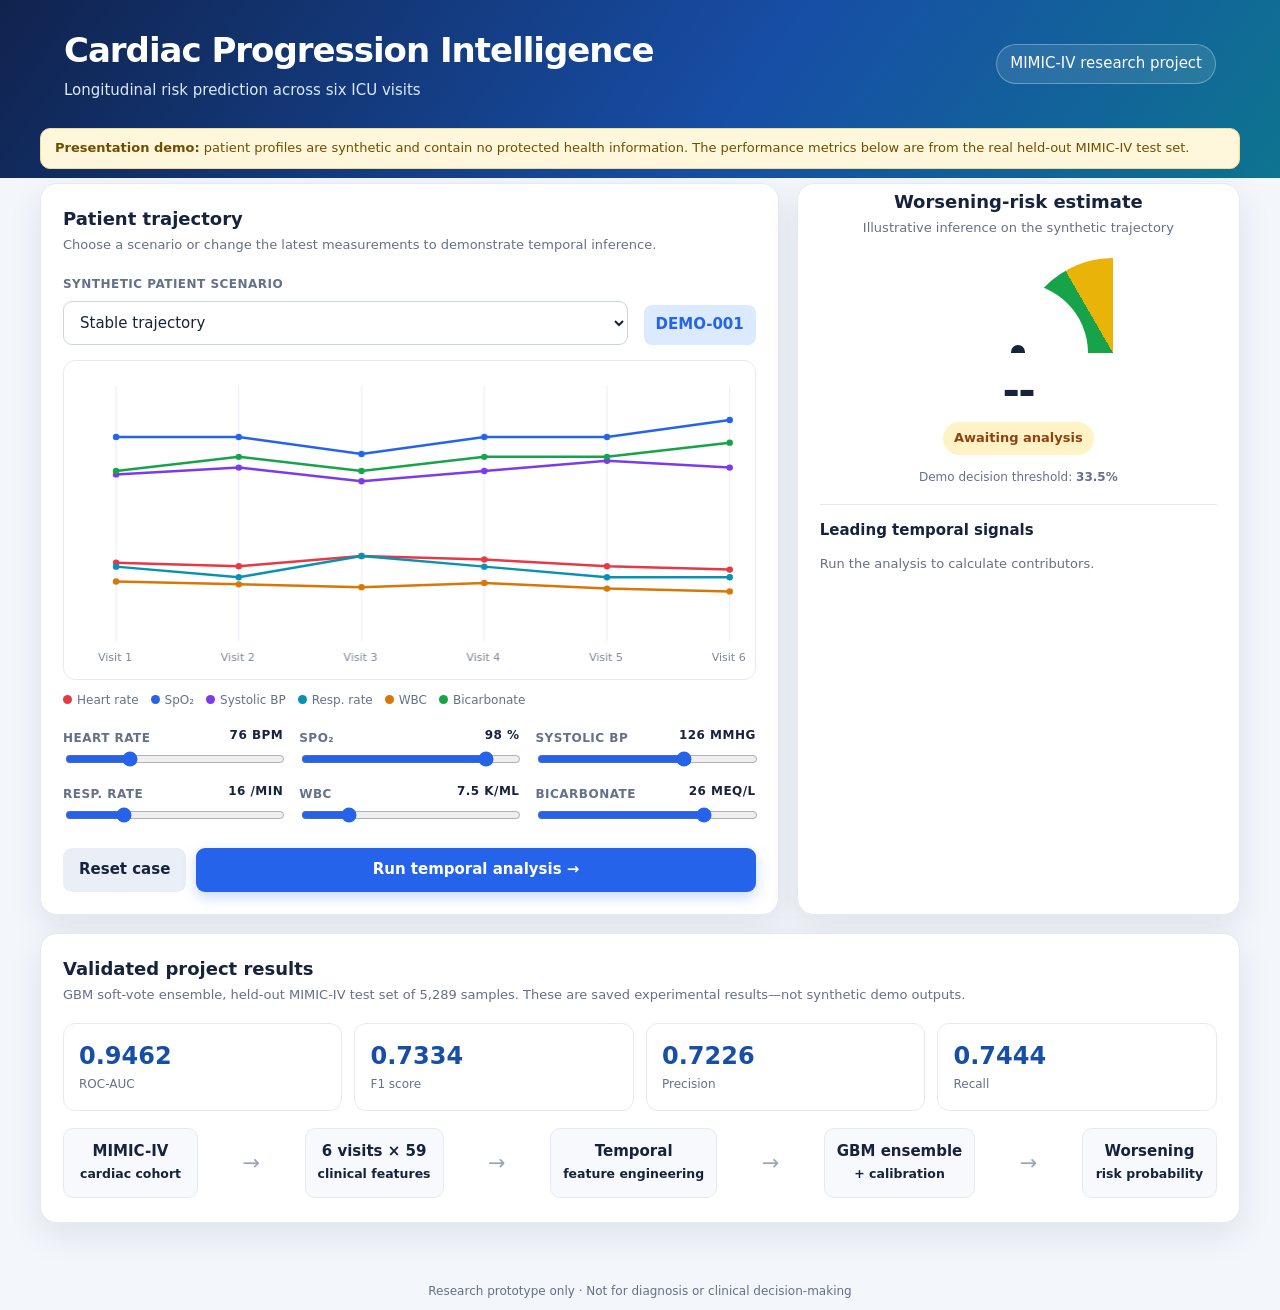
<file: demo/index.html>
<!doctype html>
<html lang="en">
<head>
  <meta charset="utf-8">
  <meta name="viewport" content="width=device-width, initial-scale=1">
  <title>Cardiac Progression Demo</title>
  <style>
    :root {
      --ink: #17233c; --muted: #657089; --line: #e5eaf2; --paper: #fff;
      --bg: #f3f6fb; --blue: #2563eb; --blue2: #dbeafe; --red: #dc3545;
      --amber: #d97706; --green: #15803d; --shadow: 0 12px 35px rgba(20,34,66,.09);
    }
    * { box-sizing: border-box; }
    body { margin: 0; background: var(--bg); color: var(--ink); font: 15px/1.45 Inter, ui-sans-serif, system-ui, -apple-system, sans-serif; }
    header { color: #fff; background: linear-gradient(125deg,#10234e,#174ea6 58%,#0e7490); padding: 26px 5vw 76px; }
    .brand { max-width: 1240px; margin: auto; display: flex; align-items: center; justify-content: space-between; gap: 20px; }
    .brand h1 { margin: 0 0 5px; font-size: clamp(22px,3vw,34px); letter-spacing: -.03em; }
    .brand p { margin: 0; color: #dbe8ff; }
    .badge { border: 1px solid rgba(255,255,255,.3); border-radius: 999px; padding: 8px 13px; white-space: nowrap; background: rgba(255,255,255,.1); }
    main { max-width: 1240px; margin: -50px auto 50px; padding: 0 20px; }
    .notice { padding: 10px 14px; border-radius: 10px; margin-bottom: 14px; background: #fff7dc; color: #704e00; border: 1px solid #f5dd8b; font-size: 13px; }
    .grid { display: grid; grid-template-columns: 1.5fr .9fr; gap: 18px; }
    .card { background: var(--paper); border: 1px solid var(--line); border-radius: 17px; box-shadow: var(--shadow); padding: 22px; }
    .card h2 { margin: 0 0 4px; font-size: 18px; }
    .sub { color: var(--muted); font-size: 13px; margin-bottom: 18px; }
    label { color: var(--muted); font-size: 12px; font-weight: 700; letter-spacing: .04em; text-transform: uppercase; }
    select, button { font: inherit; }
    select { width: 100%; padding: 11px 12px; margin-top: 6px; border: 1px solid #ccd4e2; border-radius: 9px; background: #fff; color: var(--ink); }
    .patient-head { display: grid; grid-template-columns: 1fr auto; gap: 16px; align-items: end; }
    .patient-tag { color: var(--blue); background: var(--blue2); border-radius: 8px; padding: 9px 12px; font-weight: 700; }
    .chart-wrap { height: 320px; margin-top: 15px; border: 1px solid var(--line); border-radius: 12px; padding: 10px; }
    canvas { width: 100%; height: 100%; }
    .legend { display:flex; flex-wrap:wrap; gap:12px; margin-top:12px; color:var(--muted); font-size:12px; }
    .legend span::before { content:""; display:inline-block; width:9px; height:9px; border-radius:50%; margin-right:5px; background:var(--c); }
    .controls { display:grid; grid-template-columns:repeat(3,1fr); gap:10px 16px; margin-top:18px; }
    .control output { float:right; color:var(--ink); font-weight:700; }
    input[type=range] { width:100%; accent-color:var(--blue); }
    .actions { display:flex; gap:10px; margin-top:18px; }
    button { border:0; border-radius:9px; padding:11px 16px; cursor:pointer; font-weight:750; }
    .primary { color:#fff; background:var(--blue); flex:1; box-shadow:0 5px 14px rgba(37,99,235,.25); }
    .secondary { color:var(--ink); background:#e9eef7; }
    .score { text-align:center; padding-top: 5px; }
    .gauge { --risk: 0deg; width:190px; height:95px; overflow:hidden; margin:20px auto 8px; position:relative; }
    .gauge::before { content:""; position:absolute; width:190px; height:190px; border-radius:50%; background:conic-gradient(from 270deg,#16a34a 0 60deg,#eab308 60deg 120deg,#dc2626 120deg 180deg,#e9edf4 180deg); }
    .gauge::after { content:""; position:absolute; inset:25px; width:140px; height:140px; border-radius:50%; background:#fff; }
    .needle { position:absolute; z-index:2; width:75px; height:4px; background:var(--ink); left:20px; top:92px; transform-origin:75px 2px; transform:rotate(var(--risk)); transition:transform .7s cubic-bezier(.2,.8,.2,1); border-radius:4px; }
    .needle::after { content:""; position:absolute; width:14px; height:14px; right:-7px; top:-5px; border-radius:50%; background:var(--ink); }
    .prob { font-size:42px; font-weight:800; letter-spacing:-.04em; }
    .result { display:inline-block; padding:7px 11px; border-radius:999px; font-weight:800; font-size:13px; }
    .result.low { color:var(--green); background:#dcfce7; } .result.medium { color:#92400e; background:#fef3c7; } .result.high { color:#991b1b; background:#fee2e2; }
    .threshold { margin:14px 0 18px; color:var(--muted); font-size:12px; }
    .contributors { border-top:1px solid var(--line); padding-top:15px; text-align:left; }
    .contributor { display:grid; grid-template-columns:110px 1fr 34px; gap:8px; align-items:center; margin:9px 0; font-size:12px; }
    .bar { height:8px; background:#edf0f5; border-radius:6px; overflow:hidden; }
    .bar i { display:block; height:100%; background:linear-gradient(90deg,#f59e0b,#ef4444); border-radius:6px; }
    .metrics { display:grid; grid-template-columns:repeat(4,1fr); gap:12px; margin-top:18px; }
    .metric { border:1px solid var(--line); border-radius:12px; padding:15px; }
    .metric b { font-size:24px; display:block; color:#174ea6; }
    .metric span { font-size:12px; color:var(--muted); }
    .full { grid-column:1/-1; }
    .flow { display:flex; align-items:center; justify-content:space-between; gap:8px; padding:17px 0 2px; overflow:auto; }
    .step { min-width:135px; background:#f7f9fd; border:1px solid var(--line); border-radius:10px; padding:12px; text-align:center; font-weight:700; }
    .arrow { color:#9aa5b8; font-size:21px; }
    footer { text-align:center; color:var(--muted); padding:10px; font-size:12px; }
    .pulse { animation:pulse .45s ease; } @keyframes pulse { 50% { transform:scale(1.03); } }
    @media(max-width:850px){ .grid{grid-template-columns:1fr}.controls{grid-template-columns:repeat(2,1fr)}.metrics{grid-template-columns:repeat(2,1fr)}.badge{display:none} }
  </style>
</head>
<body>
<header><div class="brand"><div><h1>Cardiac Progression Intelligence</h1><p>Longitudinal risk prediction across six ICU visits</p></div><div class="badge">MIMIC-IV research project</div></div></header>
<main>
  <div class="notice"><strong>Presentation demo:</strong> patient profiles are synthetic and contain no protected health information. The performance metrics below are from the real held-out MIMIC-IV test set.</div>
  <section class="grid">
    <div class="card">
      <h2>Patient trajectory</h2><div class="sub">Choose a scenario or change the latest measurements to demonstrate temporal inference.</div>
      <div class="patient-head"><div><label for="scenario">Synthetic patient scenario</label><select id="scenario"></select></div><div class="patient-tag" id="caseTag">DEMO-001</div></div>
      <div class="chart-wrap"><canvas id="chart"></canvas></div>
      <div class="legend" id="legend"></div>
      <div class="controls" id="controls"></div>
      <div class="actions"><button class="secondary" id="reset">Reset case</button><button class="primary" id="predict">Run temporal analysis →</button></div>
    </div>
    <aside class="card score" id="scoreCard">
      <h2>Worsening-risk estimate</h2><div class="sub">Illustrative inference on the synthetic trajectory</div>
      <div class="gauge" id="gauge"><div class="needle"></div></div>
      <div class="prob" id="probability">--</div><div><span class="result medium" id="classification">Awaiting analysis</span></div>
      <div class="threshold">Demo decision threshold: <strong>33.5%</strong></div>
      <div class="contributors"><strong>Leading temporal signals</strong><div id="contributors"><p class="sub">Run the analysis to calculate contributors.</p></div></div>
    </aside>
    <div class="card full">
      <h2>Validated project results</h2><div class="sub">GBM soft-vote ensemble, held-out MIMIC-IV test set of 5,289 samples. These are saved experimental results—not synthetic demo outputs.</div>
      <div class="metrics"><div class="metric"><b>0.9462</b><span>ROC-AUC</span></div><div class="metric"><b>0.7334</b><span>F1 score</span></div><div class="metric"><b>0.7226</b><span>Precision</span></div><div class="metric"><b>0.7444</b><span>Recall</span></div></div>
      <div class="flow"><div class="step">MIMIC-IV<br><small>cardiac cohort</small></div><div class="arrow">→</div><div class="step">6 visits × 59<br><small>clinical features</small></div><div class="arrow">→</div><div class="step">Temporal<br><small>feature engineering</small></div><div class="arrow">→</div><div class="step">GBM ensemble<br><small>+ calibration</small></div><div class="arrow">→</div><div class="step">Worsening<br><small>risk probability</small></div></div>
    </div>
  </section>
</main>
<footer>Research prototype only · Not for diagnosis or clinical decision-making</footer>
<script>
const definitions={
  hr:{name:'Heart rate',unit:'bpm',color:'#e63946',min:55,max:130},
  spo2:{name:'SpO₂',unit:'%',color:'#2563eb',min:85,max:100},
  sbp:{name:'Systolic BP',unit:'mmHg',color:'#7c3aed',min:75,max:150},
  resp:{name:'Resp. rate',unit:'/min',color:'#0891b2',min:10,max:34},
  wbc:{name:'WBC',unit:'K/µL',color:'#d97706',min:4,max:22},
  bicarb:{name:'Bicarbonate',unit:'mEq/L',color:'#16a34a',min:12,max:30}
};
const scenarios=[
 {id:'DEMO-001',name:'Stable trajectory',data:{hr:[78,77,80,79,77,76],spo2:[97,97,96,97,97,98],sbp:[124,126,122,125,128,126],resp:[17,16,18,17,16,16],wbc:[8.2,8,7.8,8.1,7.7,7.5],bicarb:[24,25,24,25,25,26]}},
 {id:'DEMO-002',name:'Borderline changes',data:{hr:[78,82,84,87,90,94],spo2:[97,96,96,95,94,93],sbp:[126,123,119,116,112,108],resp:[17,18,19,20,21,22],wbc:[8,8.8,9.5,10.3,11.2,12],bicarb:[25,24,24,23,22,21]}},
 {id:'DEMO-003',name:'Worsening trajectory',data:{hr:[82,88,94,101,109,116],spo2:[97,96,94,93,91,89],sbp:[128,121,115,107,99,91],resp:[17,19,21,23,25,28],wbc:[8,9.3,11,12.8,15,17],bicarb:[25,24,22,21,19,17]}}
];
let active=0, data={};
const $=id=>document.getElementById(id);
function clone(o){return JSON.parse(JSON.stringify(o))}
function init(){
 $('scenario').innerHTML=scenarios.map((s,i)=>`<option value="${i}">${s.name}</option>`).join('');
 $('legend').innerHTML=Object.values(definitions).map(d=>`<span style="--c:${d.color}">${d.name}</span>`).join('');
 $('scenario').onchange=e=>load(+e.target.value); $('reset').onclick=()=>load(active); $('predict').onclick=predict;
 load(0); addEventListener('resize',draw);
}
function load(i){active=i;data=clone(scenarios[i].data);$('caseTag').textContent=scenarios[i].id;$('scenario').value=i;buildControls();draw();clearResult()}
function buildControls(){
 $('controls').innerHTML=Object.entries(definitions).map(([k,d])=>`<div class="control"><label>${d.name} <output id="out-${k}">${data[k][5]} ${d.unit}</output></label><input id="in-${k}" type="range" min="${d.min}" max="${d.max}" step="${k==='wbc'?'.1':'1'}" value="${data[k][5]}"></div>`).join('');
 Object.keys(definitions).forEach(k=>$('in-'+k).oninput=e=>{data[k][5]=+e.target.value;$('out-'+k).textContent=e.target.value+' '+definitions[k].unit;draw();clearResult()});
}
function draw(){
 const c=$('chart'),rect=c.getBoundingClientRect(),ratio=devicePixelRatio||1;c.width=rect.width*ratio;c.height=rect.height*ratio;const x=c.getContext('2d');x.scale(ratio,ratio);const w=rect.width,h=rect.height,p={l:42,r:16,t:15,b:28};x.clearRect(0,0,w,h);
 x.strokeStyle='#e8edf4';x.fillStyle='#7c879b';x.font='11px system-ui';x.lineWidth=1;
 for(let i=0;i<6;i++){const px=p.l+i*(w-p.l-p.r)/5;x.beginPath();x.moveTo(px,p.t);x.lineTo(px,h-p.b);x.stroke();x.fillText('Visit '+(i+1),px-18,h-8)}
 Object.entries(definitions).forEach(([k,d])=>{const vals=data[k];x.strokeStyle=d.color;x.lineWidth=2.5;x.beginPath();vals.forEach((v,i)=>{const px=p.l+i*(w-p.l-p.r)/5,py=p.t+(d.max-v)/(d.max-d.min)*(h-p.t-p.b);i?x.lineTo(px,py):x.moveTo(px,py)});x.stroke();vals.forEach((v,i)=>{const px=p.l+i*(w-p.l-p.r)/5,py=p.t+(d.max-v)/(d.max-d.min)*(h-p.t-p.b);x.fillStyle=d.color;x.beginPath();x.arc(px,py,3.2,0,Math.PI*2);x.fill()})});
}
function slope(a){return(a[5]-a[0])/5}
function calculate(){
 const last=k=>data[k][5];
 const raw={
  'Low SpO₂':Math.max(0,94-last('spo2'))*.25+Math.max(0,-slope(data.spo2))*.12,
  'Rising heart rate':Math.max(0,last('hr')-90)*.015+Math.max(0,slope(data.hr))*.06,
  'Falling blood pressure':Math.max(0,105-last('sbp'))*.015+Math.max(0,-slope(data.sbp))*.035,
  'Elevated respiratory rate':Math.max(0,last('resp')-20)*.06,
  'Rising WBC':Math.max(0,last('wbc')-11)*.08,
  'Low bicarbonate':Math.max(0,22-last('bicarb'))*.10
 };
 const z=-2.3+Object.values(raw).reduce((a,b)=>a+b,0),prob=1/(1+Math.exp(-z));return{prob,raw};
}
function predict(){
 const {prob,raw}=calculate(),pct=(prob*100).toFixed(1),degree=-90+prob*180;$('gauge').style.setProperty('--risk',degree+'deg');$('probability').textContent=pct+'%';
 const c=$('classification');c.className='result '+(prob>=.6?'high':prob>=.335?'medium':'low');c.textContent=prob>=.6?'HIGHER WORSENING RISK':prob>=.335?'WORSENING FLAG':'STABLE / IMPROVING FLAG';
 const ranked=Object.entries(raw).sort((a,b)=>b[1]-a[1]).slice(0,4),mx=Math.max(.01,...ranked.map(x=>x[1]));$('contributors').innerHTML=ranked.map(([n,v])=>`<div class="contributor"><span>${n}</span><div class="bar"><i style="width:${Math.max(4,v/mx*100)}%"></i></div><b>${v?Math.round(v/mx*100):0}</b></div>`).join('');
 $('scoreCard').classList.remove('pulse');void $('scoreCard').offsetWidth;$('scoreCard').classList.add('pulse');
}
function clearResult(){$('probability').textContent='--';$('classification').className='result medium';$('classification').textContent='Awaiting analysis';$('gauge').style.setProperty('--risk','-90deg');$('contributors').innerHTML='<p class="sub">Run the analysis to calculate contributors.</p>'}
init();
</script>
</body>
</html>
</file>
